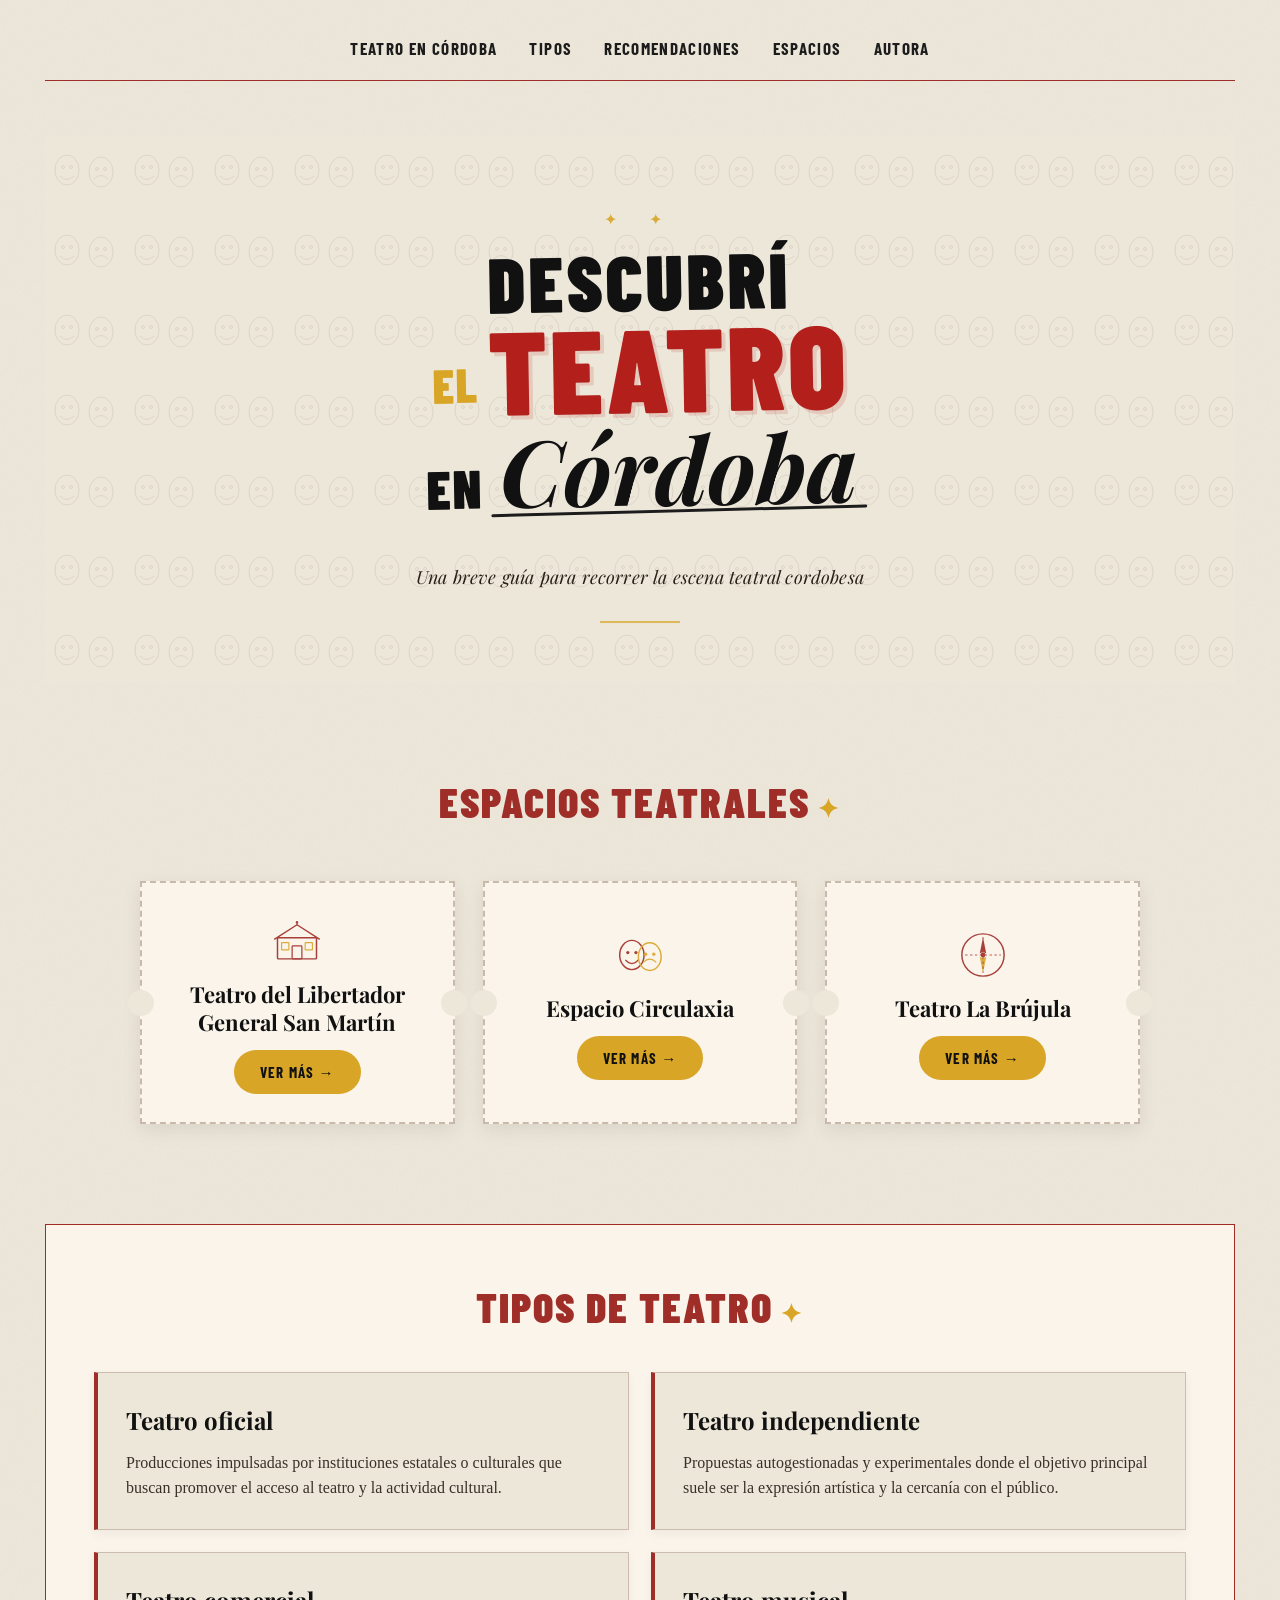
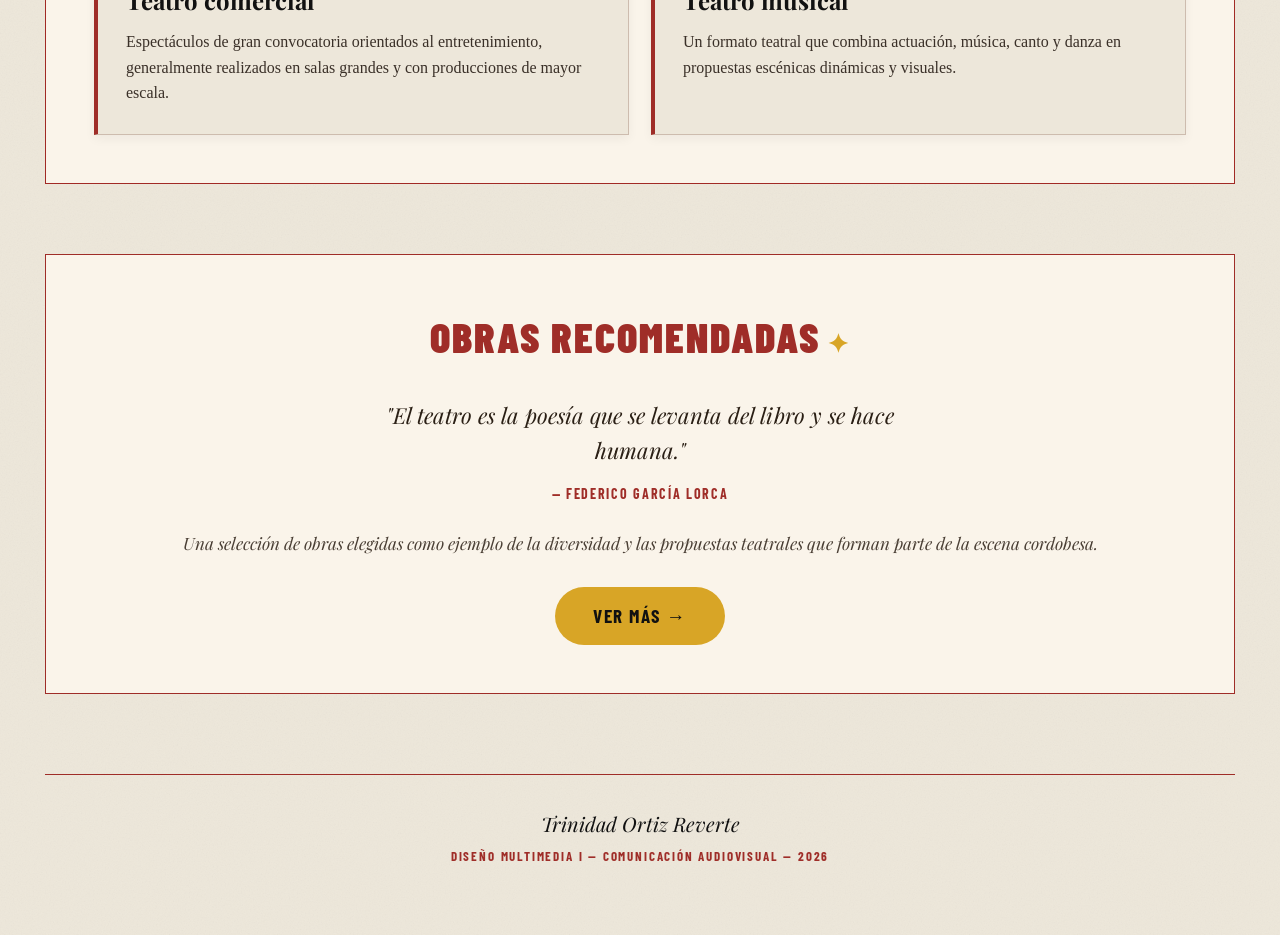
<file: index.html>
<!DOCTYPE html>
<html lang="es">

<head>
  <meta charset="UTF-8">
  <title>Teatro en Córdoba</title>
  <link rel="preconnect" href="https://fonts.googleapis.com">
  <link rel="preconnect" href="https://fonts.gstatic.com" crossorigin>
 <link href="https://fonts.googleapis.com/css2?family=Playfair+Display:ital,wght@0,400;0,700;1,400;1,700&family=Barlow+Condensed:wght@700;900&display=swap" rel="stylesheet">
  <link rel="stylesheet" href="style.css">
</head>

<body>

  <nav>
    <a href="./teatroencba.html">Teatro en Córdoba</a>
    <a href="#tipos">Tipos</a>
    <a href="./recomendaciones.html">Recomendaciones</a>
    <a href="./espacios.html">Espacios</a>
    <a href="./autora.html">Autora</a>
  </nav>

  <div id="introducción">
    <div class="hero-title">
      <span class="negro">DESCUBRÍ</span>
      <div class="linea-teatro">
        <span class="amarillo">EL</span>
        <span class="rojo">TEATRO</span>
      </div>
      <div class="linea-cordoba">
        <span class="en">EN</span>
        <span class="cordoba">Córdoba</span>
      </div>
    </div>
    <p class="hero-subtitulo"><em>Una breve guía para recorrer la escena teatral cordobesa</em></p>
  </div>

  <div id="espacios">
    <h2>Espacios teatrales</h2>
   <ul>
  <li>
    <div class="tarjeta-contenido">
      <!-- ícono edificio -->
      <svg class="icono-teatro" viewBox="0 0 64 48" fill="none" xmlns="http://www.w3.org/2000/svg">
        <rect x="8" y="20" width="48" height="26" rx="1" stroke="#9f2d28" stroke-width="1.8" fill="none"/>
        <path d="M4 22 L32 4 L60 22" stroke="#9f2d28" stroke-width="1.8" fill="none" stroke-linejoin="round"/>
        <rect x="26" y="30" width="12" height="16" rx="1" stroke="#9f2d28" stroke-width="1.5" fill="none"/>
        <rect x="13" y="26" width="9" height="9" rx="0.5" stroke="#d8a526" stroke-width="1.4" fill="none"/>
        <rect x="42" y="26" width="9" height="9" rx="0.5" stroke="#d8a526" stroke-width="1.4" fill="none"/>
        <line x1="32" y1="4" x2="32" y2="1" stroke="#9f2d28" stroke-width="1.5"/>
        <circle cx="32" cy="1" r="1.5" fill="#9f2d28"/>
      </svg>
      <a href="./espacios.html#libertador" class="nombre-teatro">Teatro del Libertador General San Martín</a>
      <a href="./espacios.html#libertador" class="btn-ver-mas">VER MÁS →</a>
    </div>
  </li>
  <li>
    <div class="tarjeta-contenido">
      <!-- ícono máscaras  -->
      <svg class="icono-teatro" viewBox="0 0 64 44" fill="none" xmlns="http://www.w3.org/2000/svg">
        <ellipse cx="22" cy="22" rx="15" ry="18" stroke="#9f2d28" stroke-width="1.8" fill="none"/>
        <path d="M14 28 q8 9 16 0" stroke="#9f2d28" stroke-width="1.5" fill="none"/>
        <circle cx="17" cy="19" r="2" fill="#9f2d28"/>
        <circle cx="27" cy="19" r="2" fill="#9f2d28"/>
        <ellipse cx="44" cy="24" rx="14" ry="17" stroke="#d8a526" stroke-width="1.8" fill="none"/>
        <path d="M36 31 q8-8 16 0" stroke="#d8a526" stroke-width="1.5" fill="none"/>
        <circle cx="39" cy="21" r="2" fill="#d8a526"/>
        <circle cx="49" cy="21" r="2" fill="#d8a526"/>
      </svg>
      <a href="./espacios.html#circulaxia" class="nombre-teatro">Espacio Circulaxia</a>
      <a href="./espacios.html#circulaxia" class="btn-ver-mas">VER MÁS →</a>
    </div>
  </li>
  <li>
    <div class="tarjeta-contenido">
      <!-- ícono brújula -->
      <svg class="icono-teatro" viewBox="0 0 64 64" fill="none" xmlns="http://www.w3.org/2000/svg">
        <circle cx="32" cy="32" r="26" stroke="#9f2d28" stroke-width="1.8" fill="none"/>
        <circle cx="32" cy="32" r="3" fill="#9f2d28"/>
        <polygon points="32,10 36,30 32,28 28,30" fill="#9f2d28"/>
        <polygon points="32,54 28,34 32,36 36,34" fill="#d8a526"/>
        <line x1="10" y1="32" x2="54" y2="32" stroke="#9f2d28" stroke-width="1" stroke-dasharray="3 3"/>
        <line x1="32" y1="10" x2="32" y2="54" stroke="#9f2d28" stroke-width="1" stroke-dasharray="3 3"/>
      </svg>
      <a href="./espacios.html#brujula" class="nombre-teatro">Teatro La Brújula</a>
      <a href="./espacios.html#brujula" class="btn-ver-mas">VER MÁS →</a>
    </div>
  </li>
</ul>
  </div>

  <div class="tipos-wrapper">
    <div id="tipos">
      <h2>Tipos de teatro</h2>
     <div class="tipos-grid">

  <article>
    <h3>Teatro oficial</h3>
    <p>Producciones impulsadas por instituciones estatales o culturales que buscan promover el acceso al teatro y la actividad cultural.</p>
  </article>

  <article>
    <h3>Teatro independiente</h3>
    <p>Propuestas autogestionadas y experimentales donde el objetivo principal suele ser la expresión artística y la cercanía con el público.</p>
  </article>

  <article>
    <h3>Teatro comercial</h3>
    <p>Espectáculos de gran convocatoria orientados al entretenimiento, generalmente realizados en salas grandes y con producciones de mayor escala.</p>
  </article>

  <article>
    <h3>Teatro musical</h3>
    <p>Un formato teatral que combina actuación, música, canto y danza en propuestas escénicas dinámicas y visuales.</p>
  </article>

</div>
    </div>
  </div>

  <div id="recomendaciones">
  <h2>Obras recomendadas</h2>

  <blockquote class="cita-teatral">
  "El teatro es la poesía que se levanta del libro y se hace humana."
  <cite>— Federico García Lorca</cite>
</blockquote>

  <p>Una selección de obras elegidas como ejemplo de la diversidad y las propuestas teatrales que forman parte de la escena cordobesa.</p>

  <nav>
    <a href="./recomendaciones.html">VER MÁS →</a>
  </nav>
</div>

<footer class="site-footer">
  <p class="footer-nombre">Trinidad Ortiz Reverte</p>
  <p class="footer-info">Diseño Multimedia I — Comunicación Audiovisual — 2026</p>
</footer>

</body>
</html>
</file>
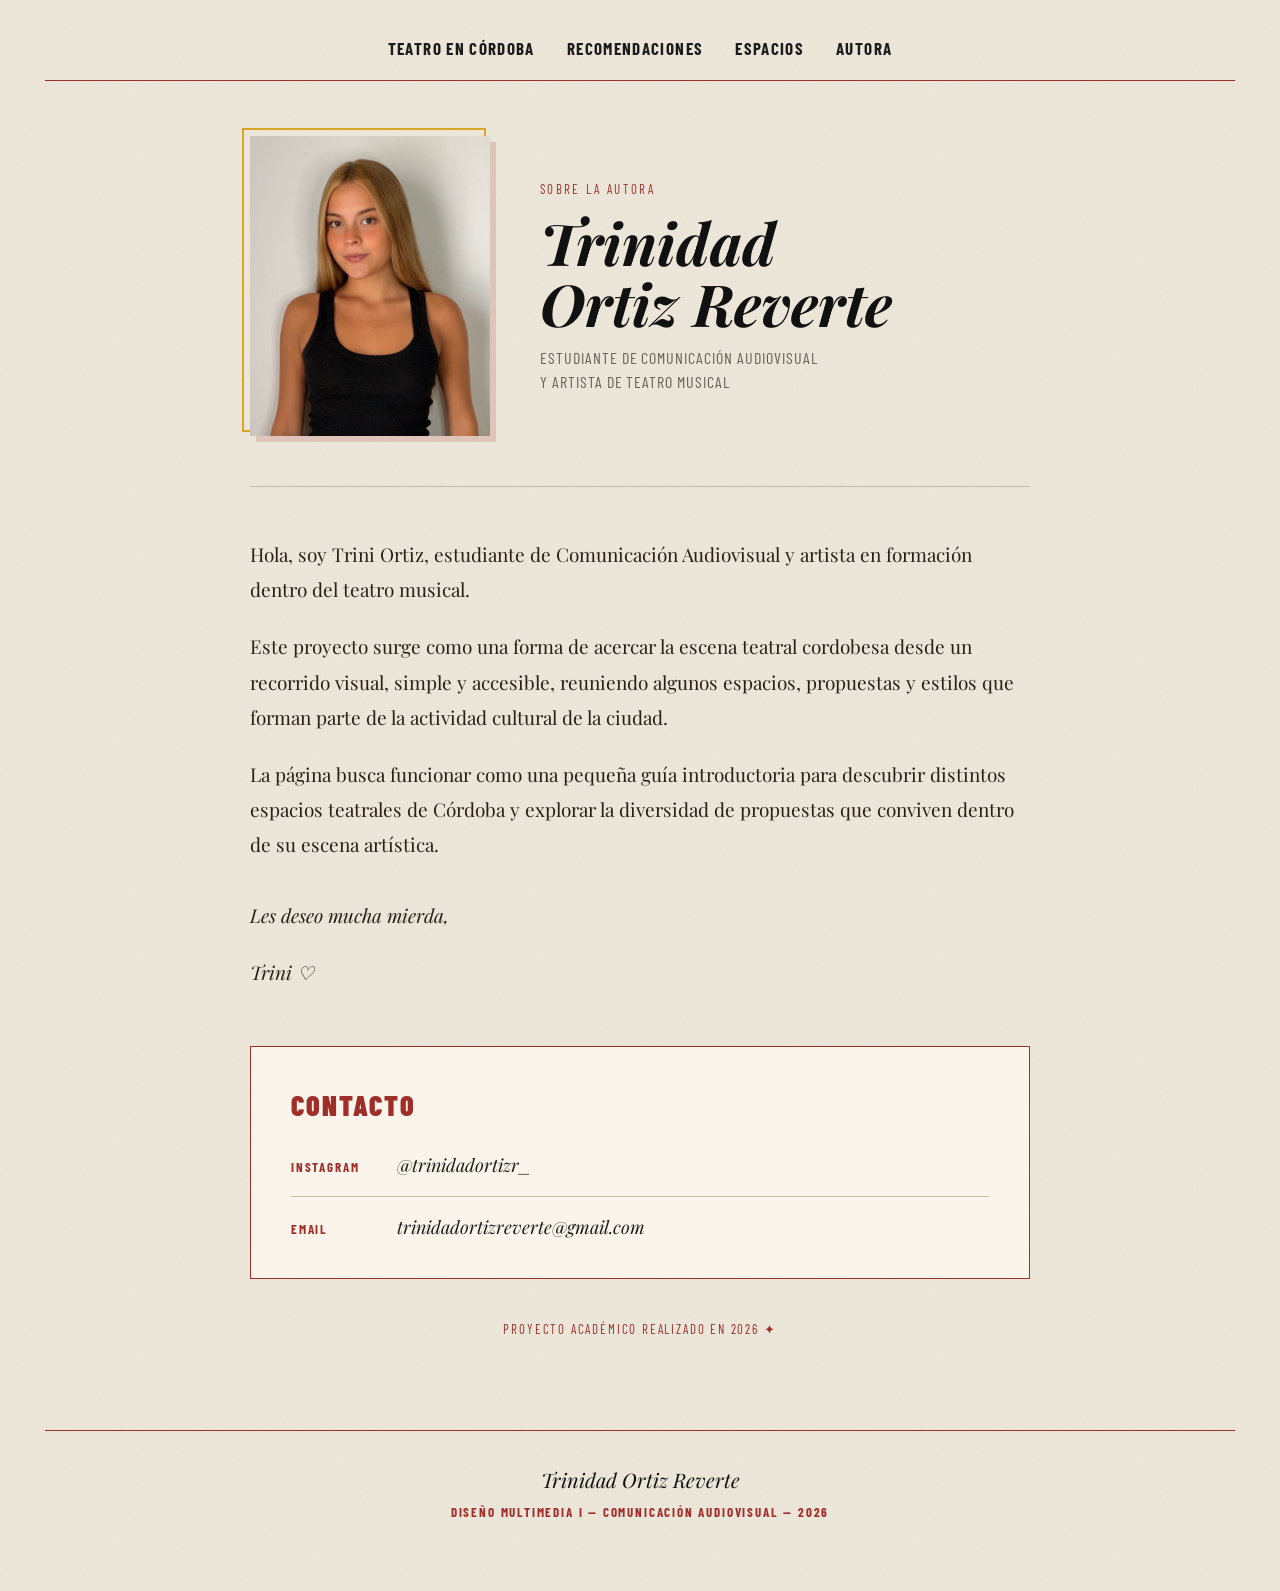
<file: autora.html>
<!DOCTYPE html>
<html lang="es">

<head>
  <meta charset="UTF-8">
  <title>Autora — Teatro en Córdoba</title>
  <link rel="preconnect" href="https://fonts.googleapis.com">
  <link rel="preconnect" href="https://fonts.gstatic.com" crossorigin>
  <link href="https://fonts.googleapis.com/css2?family=Playfair+Display:ital,wght@0,400;0,700;1,400;1,700&family=Barlow+Condensed:wght@700;900&display=swap" rel="stylesheet">
  <link rel="stylesheet" href="style.css">
</head>

<body>

  <nav>
    <a href="./teatroencba.html">Teatro en Córdoba</a>
    <a href="./recomendaciones.html">Recomendaciones</a>
    <a href="./espacios.html">Espacios</a>
    <a href="./autora.html">Autora</a>
  </nav>

  <div class="autora-wrapper">

    <!-- FOTO + NOMBRE -->
    <div class="autora-header">
      <div class="autora-foto-wrapper">
        <img src="img/autora.jpg" alt="Foto de la autora, Trinidad Ortiz Reverte." class="autora-foto">
      </div>
      <div class="autora-presentacion">
        <p class="autora-etiqueta">Sobre la autora</p>
        <h1 class="autora-nombre">Trinidad<br>Ortiz Reverte</h1>
        <p class="autora-rol">Estudiante de Comunicación Audiovisual<br>y artista de teatro musical</p>
      </div>
    </div>

    <!-- CARTA -->
    <div class="autora-carta">
      <p>Hola, soy Trini Ortiz, estudiante de Comunicación Audiovisual y artista en formación dentro del teatro musical.</p>
      <p>Este proyecto surge como una forma de acercar la escena teatral cordobesa desde un recorrido visual, simple y accesible, reuniendo algunos espacios, propuestas y estilos que forman parte de la actividad cultural de la ciudad.</p>
      <p>La página busca funcionar como una pequeña guía introductoria para descubrir distintos espacios teatrales de Córdoba y explorar la diversidad de propuestas que conviven dentro de su escena artística.</p>

      <p class="autora-despedida">Les deseo mucha mierda,</p>
      <p class="autora-firma">Trini ♡</p>
    </div>

    <!-- CONTACTO -->
    <div class="autora-contacto">
      <h2 class="autora-contacto-titulo">Contacto</h2>
      <div class="autora-contacto-links">
        <a href="https://www.instagram.com/trinidadortizr_/" target="_blank" class="autora-link">
          <span class="autora-link-label">Instagram</span>
          <span class="autora-link-valor">@trinidadortizr_</span>
        </a>
        <a href="mailto:trinidadortizreverte@gmail.com" class="autora-link">
          <span class="autora-link-label">Email</span>
          <span class="autora-link-valor">trinidadortizreverte@gmail.com</span>
        </a>
      </div>
    </div>

    <!-- PIE -->
    <p class="autora-pie">Proyecto académico realizado en 2026 ✦</p>

  </div>

  <footer class="site-footer">
  <p class="footer-nombre">Trinidad Ortiz Reverte</p>
  <p class="footer-info">Diseño Multimedia I — Comunicación Audiovisual — 2026</p>
</footer>

</body>

</html>
</file>
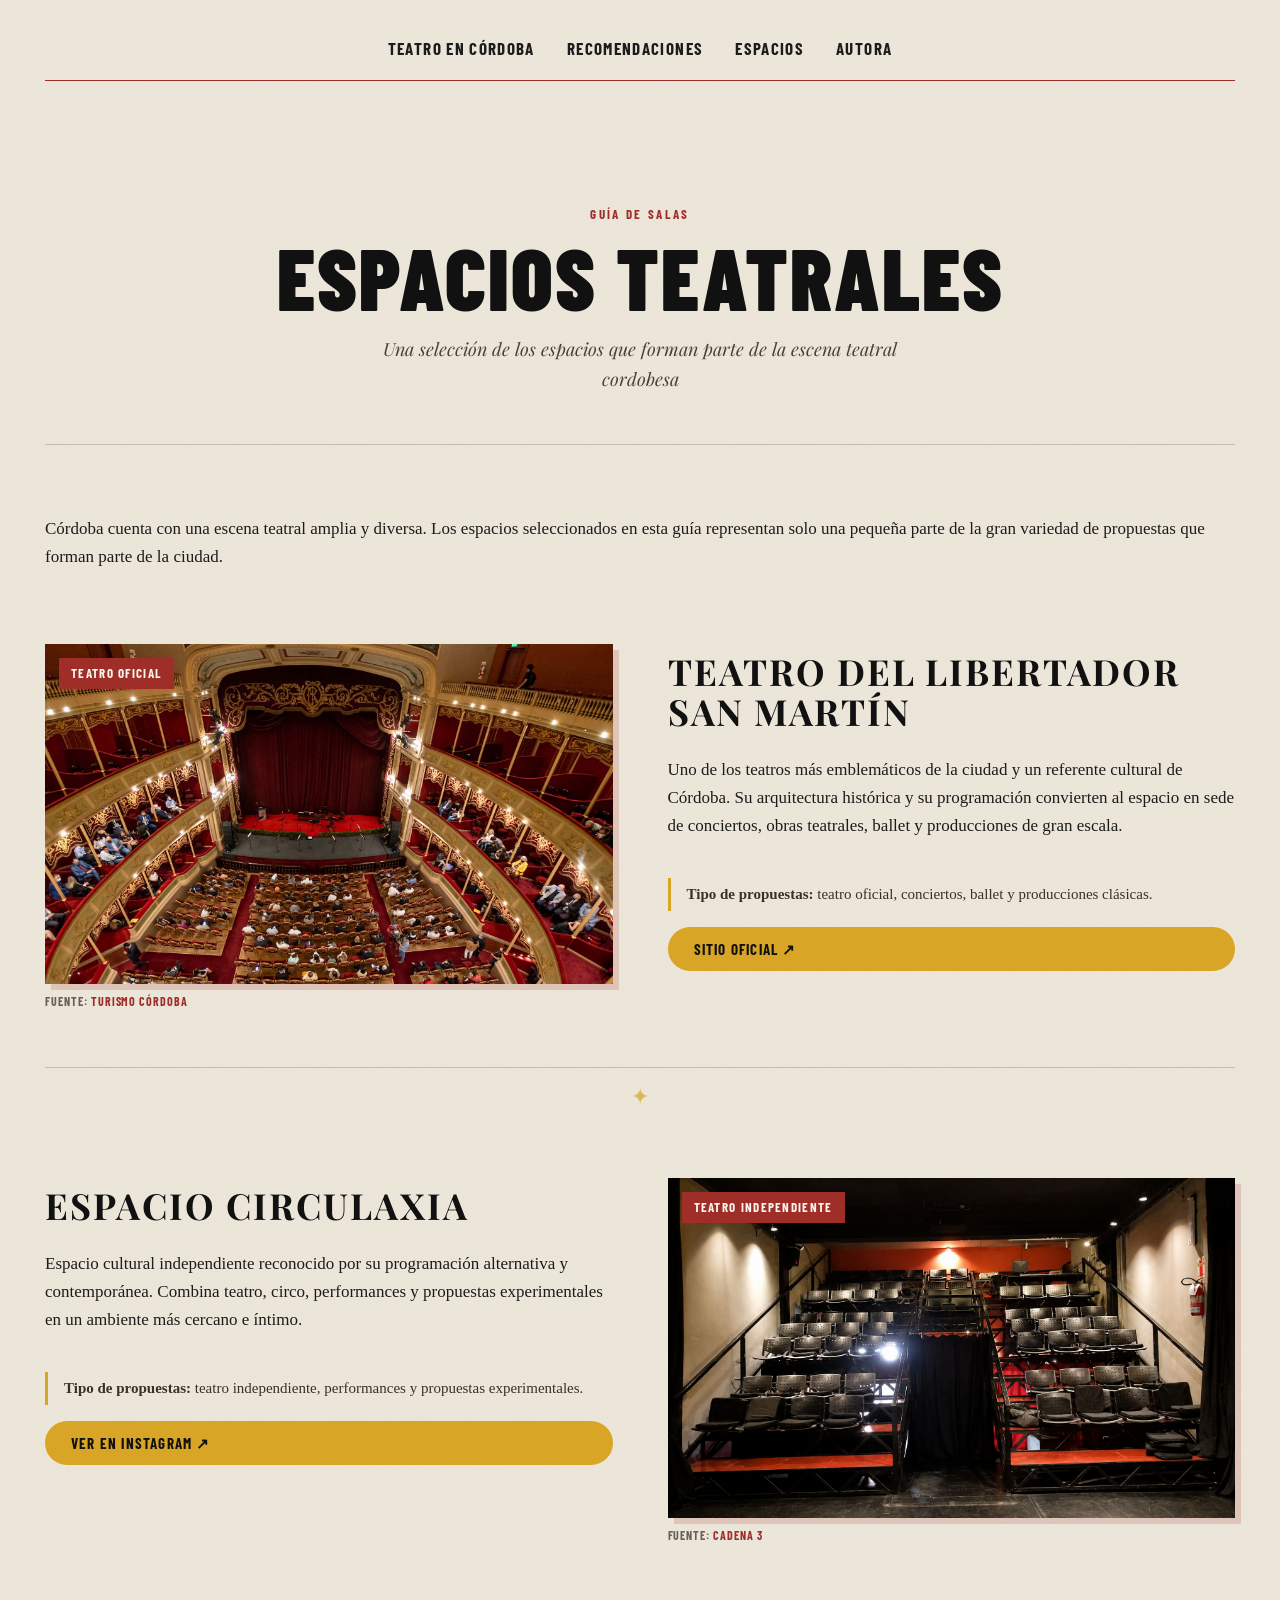
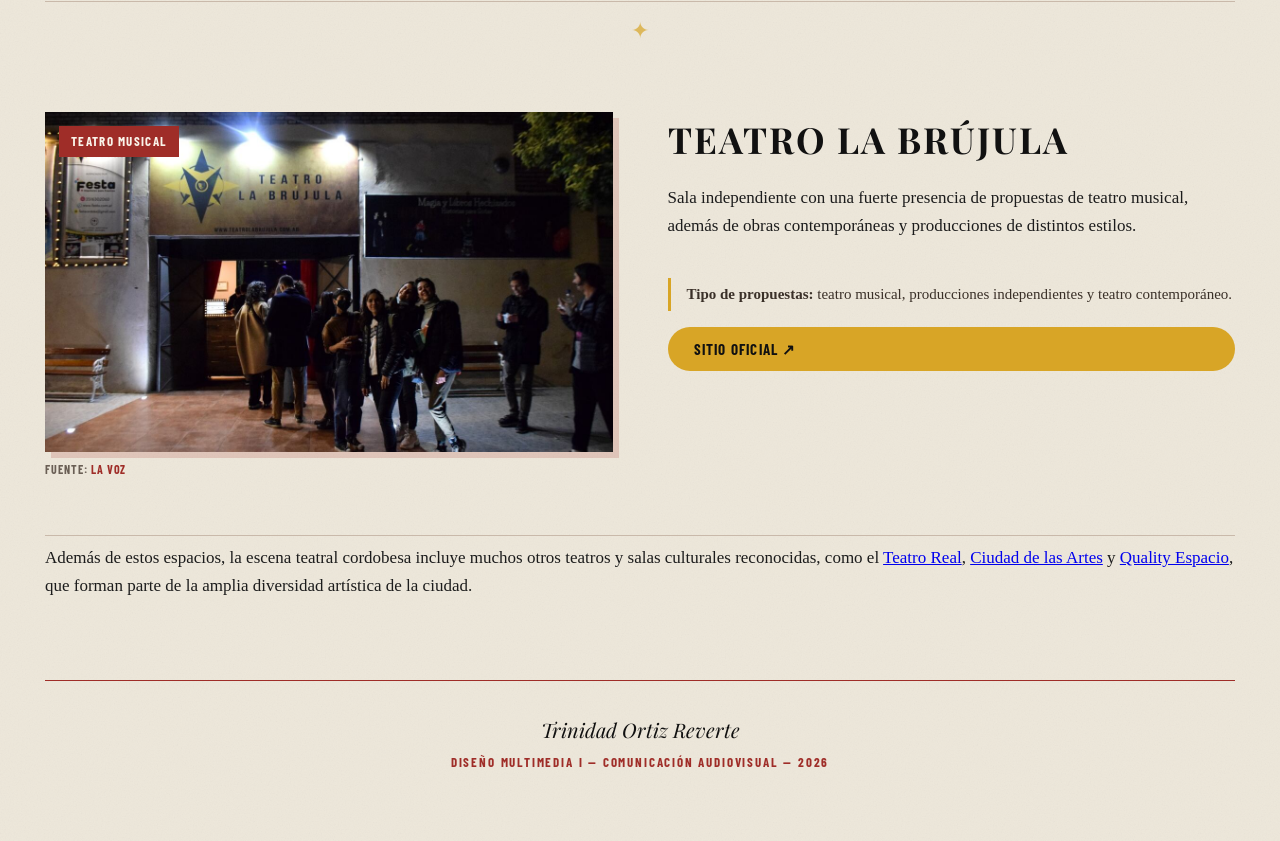
<file: espacios.html>
<!DOCTYPE html>
<html lang="es">

<head>
  <meta charset="UTF-8">
  <title>Espacios teatrales — Teatro en Córdoba</title>
  <link rel="preconnect" href="https://fonts.googleapis.com">
  <link rel="preconnect" href="https://fonts.gstatic.com" crossorigin>
  <link href="https://fonts.googleapis.com/css2?family=Playfair+Display:ital,wght@0,400;0,700;1,400;1,700&family=Barlow+Condensed:wght@700;900&display=swap" rel="stylesheet">
  <link rel="stylesheet" href="style.css">
</head>

<body>

  <nav>
    <a href="./teatroencba.html">Teatro en Córdoba</a>
    <a href="./recomendaciones.html">Recomendaciones</a>
    <a href="./espacios.html">Espacios</a>
    <a href="./autora.html">Autora</a>
  </nav>

  <!-- HEADER -->
  <div class="page-header">
    <p class="page-header-etiqueta">Guía de salas</p>
    <h1 class="page-header-titulo">Espacios teatrales</h1>
    <p class="page-header-subtitulo"><em>Una selección de los espacios que forman parte de la escena teatral cordobesa</em></p>
  </div>

  <!-- INTRO -->
  <div class="espacios-intro">
    <p>Córdoba cuenta con una escena teatral amplia y diversa. Los espacios seleccionados en esta guía representan solo una pequeña parte de la gran variedad de propuestas que forman parte de la ciudad.</p>
  </div>

  <!-- ESPACIOS -->
  <div class="espacios-lista">

    <article class="obra-card" id="libertador">
     <div class="obra-imagen">
  <img src="img/libertador.jpg" alt="Vista interior del Teatro del Libertador General San Martín.">
  <span class="obra-tag">Teatro oficial</span>
  <p class="fuente-imagen">Fuente: <a href="https://turismo.cordoba.gob.ar/teatro-del-libertador/" target="_blank">Turismo Córdoba</a></p>
</div>
      <div class="obra-info">
        <h2 class="obra-titulo">Teatro del Libertador San Martín</h2>
        <p>Uno de los teatros más emblemáticos de la ciudad y un referente cultural de Córdoba. Su arquitectura histórica y su programación convierten al espacio en sede de conciertos, obras teatrales, ballet y producciones de gran escala.</p>
        <div class="obra-detalles">
          <p><strong>Tipo de propuestas:</strong> teatro oficial, conciertos, ballet y producciones clásicas.</p>
        </div>
        <a href="https://cultura.cba.gov.ar/teatro-del-libertador-san-martin/" target="_blank" class="btn-ver-mas">Sitio oficial ↗</a>
      </div>
    </article>

    <div class="separador-obras">✦</div>

    <article class="obra-card obra-card--invertida" id="circulaxia">
     <div class="obra-imagen">
  <img src="img/circulaxia.png" alt="Vista interior del Espacio Circulaxia.">
  <span class="obra-tag">Teatro independiente</span>
  <p class="fuente-imagen">Fuente: <a href="https://static.cdn.cadena3.com/admin/playerswf/fotos/ARCHI_12725211200x771.jpg" target="_blank">Cadena 3</a></p>
</div>
      <div class="obra-info">
        <h2 class="obra-titulo">Espacio Circulaxia</h2>
        <p>Espacio cultural independiente reconocido por su programación alternativa y contemporánea. Combina teatro, circo, performances y propuestas experimentales en un ambiente más cercano e íntimo.</p>
        <div class="obra-detalles">
          <p><strong>Tipo de propuestas:</strong> teatro independiente, performances y propuestas experimentales.</p>
        </div>
        <a href="https://www.instagram.com/espaciocirulaxia/" target="_blank" class="btn-ver-mas">Ver en Instagram ↗</a>
      </div>
    </article>

    <div class="separador-obras">✦</div>

    <article class="obra-card" id="brujula">
      <div class="obra-imagen">
  <img src="img/brujula.jpg" alt="Vista interior del Teatro La Brújula.">
  <span class="obra-tag">Teatro musical</span>
  <p class="fuente-imagen">Fuente: <a href="https://www.lavoz.com.ar/espectaculos/escena/cuantas-salas-de-teatro-hay-en-cordoba-entre-reaperturas-debuts-y-cierres-definitivos/" target="_blank">La Voz</a></p>
</div>
      <div class="obra-info">
        <h2 class="obra-titulo">Teatro La Brújula</h2>
        <p>Sala independiente con una fuerte presencia de propuestas de teatro musical, además de obras contemporáneas y producciones de distintos estilos.</p>
        <div class="obra-detalles">
          <p><strong>Tipo de propuestas:</strong> teatro musical, producciones independientes y teatro contemporáneo.</p>
        </div>
        <a href="https://teatrolabrujula.com.ar/" target="_blank" class="btn-ver-mas">Sitio oficial ↗</a>
      </div>
    </article>

  </div>

  <!-- CIERRE: otros espacios -->
  <div class="espacios-otros">
    <p class="espacios-otros-texto">
      Además de estos espacios, la escena teatral cordobesa incluye muchos otros teatros y salas culturales reconocidas, como el
      <a href="https://cultura.cba.gov.ar/teatro-real/" target="_blank">Teatro Real</a>,
      <a href="https://www.instagram.com/explore/locations/134081806/teatro-ciudad-de-las-artes/" target="_blank">Ciudad de las Artes</a>
      y <a href="https://qualitycenter.com/" target="_blank">Quality Espacio</a>,
      que forman parte de la amplia diversidad artística de la ciudad.
    </p>
  </div>

<footer class="site-footer">
  <p class="footer-nombre">Trinidad Ortiz Reverte</p>
  <p class="footer-info">Diseño Multimedia I — Comunicación Audiovisual — 2026</p>
</footer>

</body>
</html>
</file>
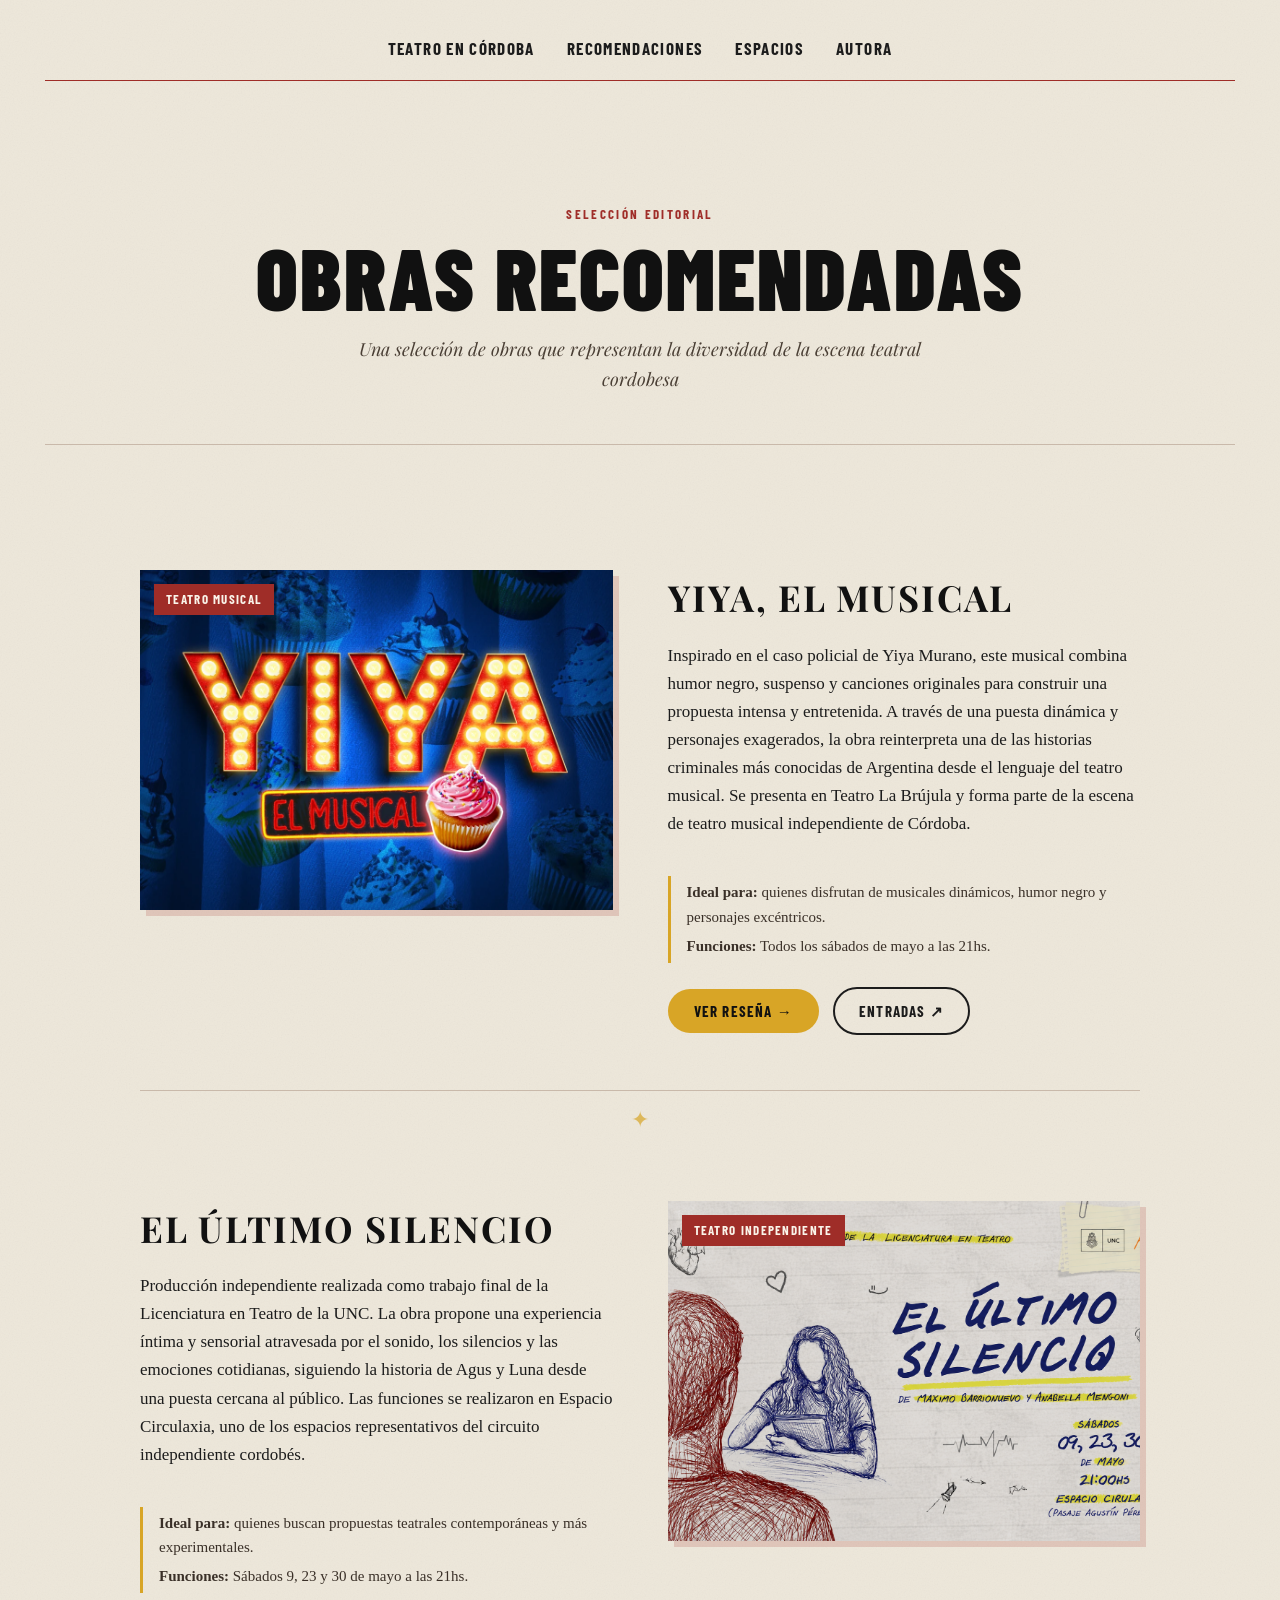
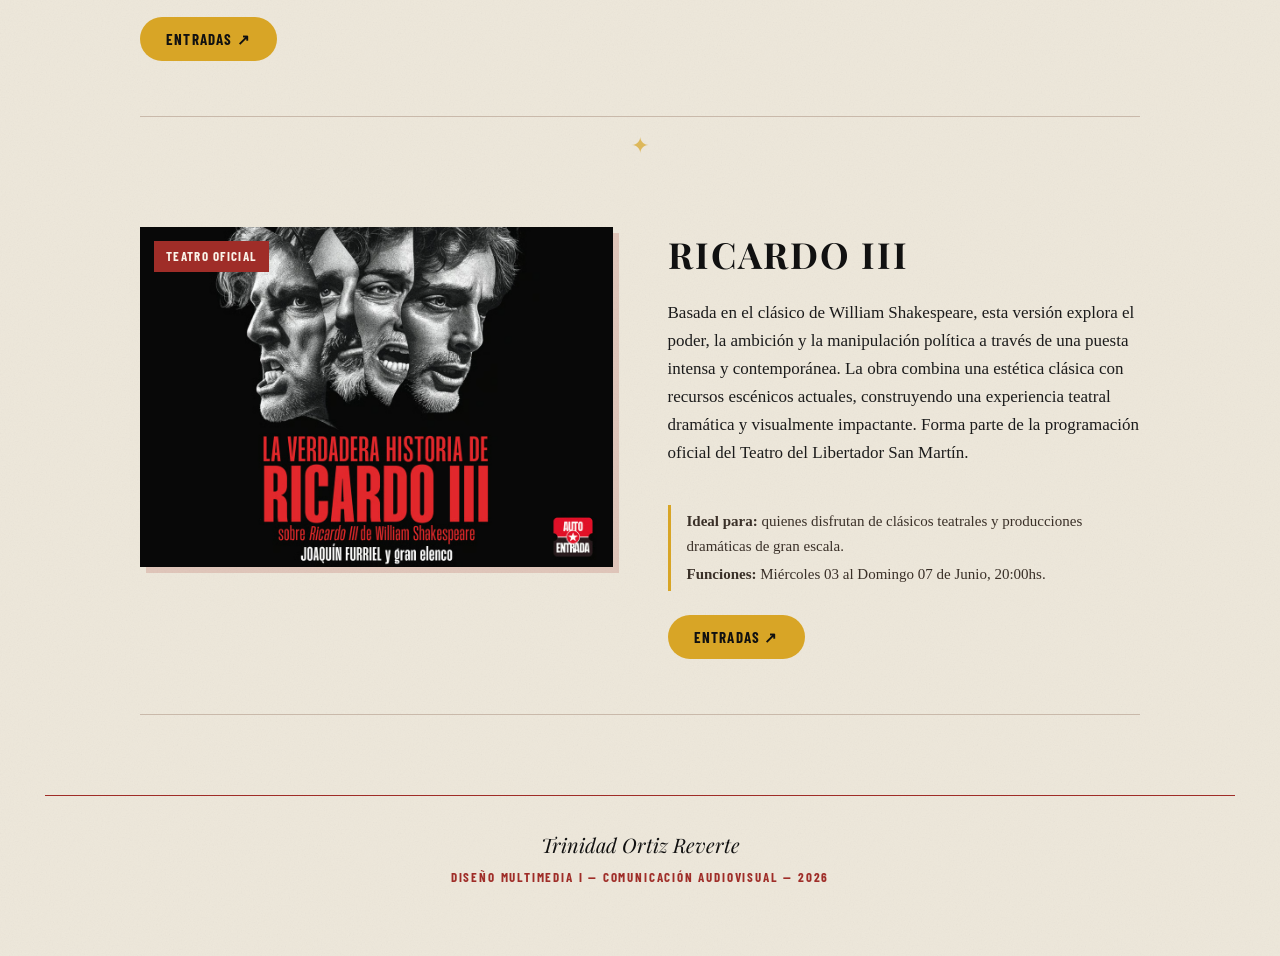
<file: recomendaciones.html>
<!DOCTYPE html>
<html lang="es">

<head>
  <meta charset="UTF-8">
  <title>Obras recomendadas — Teatro en Córdoba</title>
  <link rel="preconnect" href="https://fonts.googleapis.com">
  <link rel="preconnect" href="https://fonts.gstatic.com" crossorigin>
  <link href="https://fonts.googleapis.com/css2?family=Playfair+Display:ital,wght@0,400;0,700;1,400;1,700&family=Barlow+Condensed:wght@700;900&display=swap" rel="stylesheet">
  <link rel="stylesheet" href="style.css">
</head>

<body>

  <nav>
    <a href="./teatroencba.html">Teatro en Córdoba</a>
    <a href="./recomendaciones.html">Recomendaciones</a>
    <a href="./espacios.html">Espacios</a>
    <a href="./autora.html">Autora</a>
  </nav>

  <!-- HEADER DE PÁGINA -->
  <div class="page-header">
    <p class="page-header-etiqueta">Selección editorial</p>
    <h1 class="page-header-titulo">Obras recomendadas</h1>
    <p class="page-header-subtitulo"><em>Una selección de obras que representan la diversidad de la escena teatral cordobesa</em></p>
  </div>

  <!-- OBRAS -->
  <div class="obras-lista">

    <article class="obra-card">
      <div class="obra-imagen">
        <img src="img/yiya.webp" alt="Flyer de la obra Yiya, el musical.">
        <span class="obra-tag">Teatro musical</span>
      </div>
      <div class="obra-info">
        <h2 class="obra-titulo">Yiya, el musical</h2>
        <p>Inspirado en el caso policial de Yiya Murano, este musical combina humor negro, suspenso y canciones originales para construir una propuesta intensa y entretenida. A través de una puesta dinámica y personajes exagerados, la obra reinterpreta una de las historias criminales más conocidas de Argentina desde el lenguaje del teatro musical. Se presenta en Teatro La Brújula y forma parte de la escena de teatro musical independiente de Córdoba.</p>
        <div class="obra-detalles">
          <p><strong>Ideal para:</strong> quienes disfrutan de musicales dinámicos, humor negro y personajes excéntricos.</p>
          <p><strong>Funciones:</strong> Todos los sábados de mayo a las 21hs.</p>
        </div>
        <div class="obra-links">
          <a href="./reseñayiya.html" class="btn-ver-mas">Ver reseña →</a>
          <a href="https://teatrolabrujula.com.ar/yiya-el-musical" target="_blank" class="btn-entradas">Entradas ↗</a>
        </div>
      </div>
    </article>

    <div class="separador-obras">✦</div>

    <article class="obra-card obra-card--invertida">
      <div class="obra-imagen">
        <img src="img/elultimo.png" alt="Flyer de la obra El Último Silencio.">
        <span class="obra-tag">Teatro independiente</span>
      </div>
      <div class="obra-info">
        <h2 class="obra-titulo">El Último Silencio</h2>
        <p>Producción independiente realizada como trabajo final de la Licenciatura en Teatro de la UNC. La obra propone una experiencia íntima y sensorial atravesada por el sonido, los silencios y las emociones cotidianas, siguiendo la historia de Agus y Luna desde una puesta cercana al público. Las funciones se realizaron en Espacio Circulaxia, uno de los espacios representativos del circuito independiente cordobés.</p>
        <div class="obra-detalles">
          <p><strong>Ideal para:</strong> quienes buscan propuestas teatrales contemporáneas y más experimentales.</p>
          <p><strong>Funciones:</strong> Sábados 9, 23 y 30 de mayo a las 21hs.</p>
        </div>
        <div class="obra-links">
          <a href="https://www.instagram.com/elultimosilencio/" target="_blank" class="btn-ver-mas">Entradas ↗</a>
        </div>
      </div>
    </article>

    <div class="separador-obras">✦</div>

    <article class="obra-card">
      <div class="obra-imagen">
        <img src="img/ricardo.avif" alt="Flyer de la obra Ricardo III.">
        <span class="obra-tag">Teatro oficial</span>
      </div>
      <div class="obra-info">
        <h2 class="obra-titulo">Ricardo III</h2>
        <p>Basada en el clásico de William Shakespeare, esta versión explora el poder, la ambición y la manipulación política a través de una puesta intensa y contemporánea. La obra combina una estética clásica con recursos escénicos actuales, construyendo una experiencia teatral dramática y visualmente impactante. Forma parte de la programación oficial del Teatro del Libertador San Martín.</p>
        <div class="obra-detalles">
          <p><strong>Ideal para:</strong> quienes disfrutan de clásicos teatrales y producciones dramáticas de gran escala.</p>
          <p><strong>Funciones:</strong> Miércoles 03 al Domingo 07 de Junio, 20:00hs.</p>
        </div>
        <div class="obra-links">
          <a href="https://ventas.autoentrada.com/events/ricardo-iii" target="_blank" class="btn-ver-mas">Entradas ↗</a>
        </div>
      </div>
    </article>

  </div>

  <footer class="site-footer">
  <p class="footer-nombre">Trinidad Ortiz Reverte</p>
  <p class="footer-info">Diseño Multimedia I — Comunicación Audiovisual — 2026</p>
</footer>

</body>
</html>
</file>
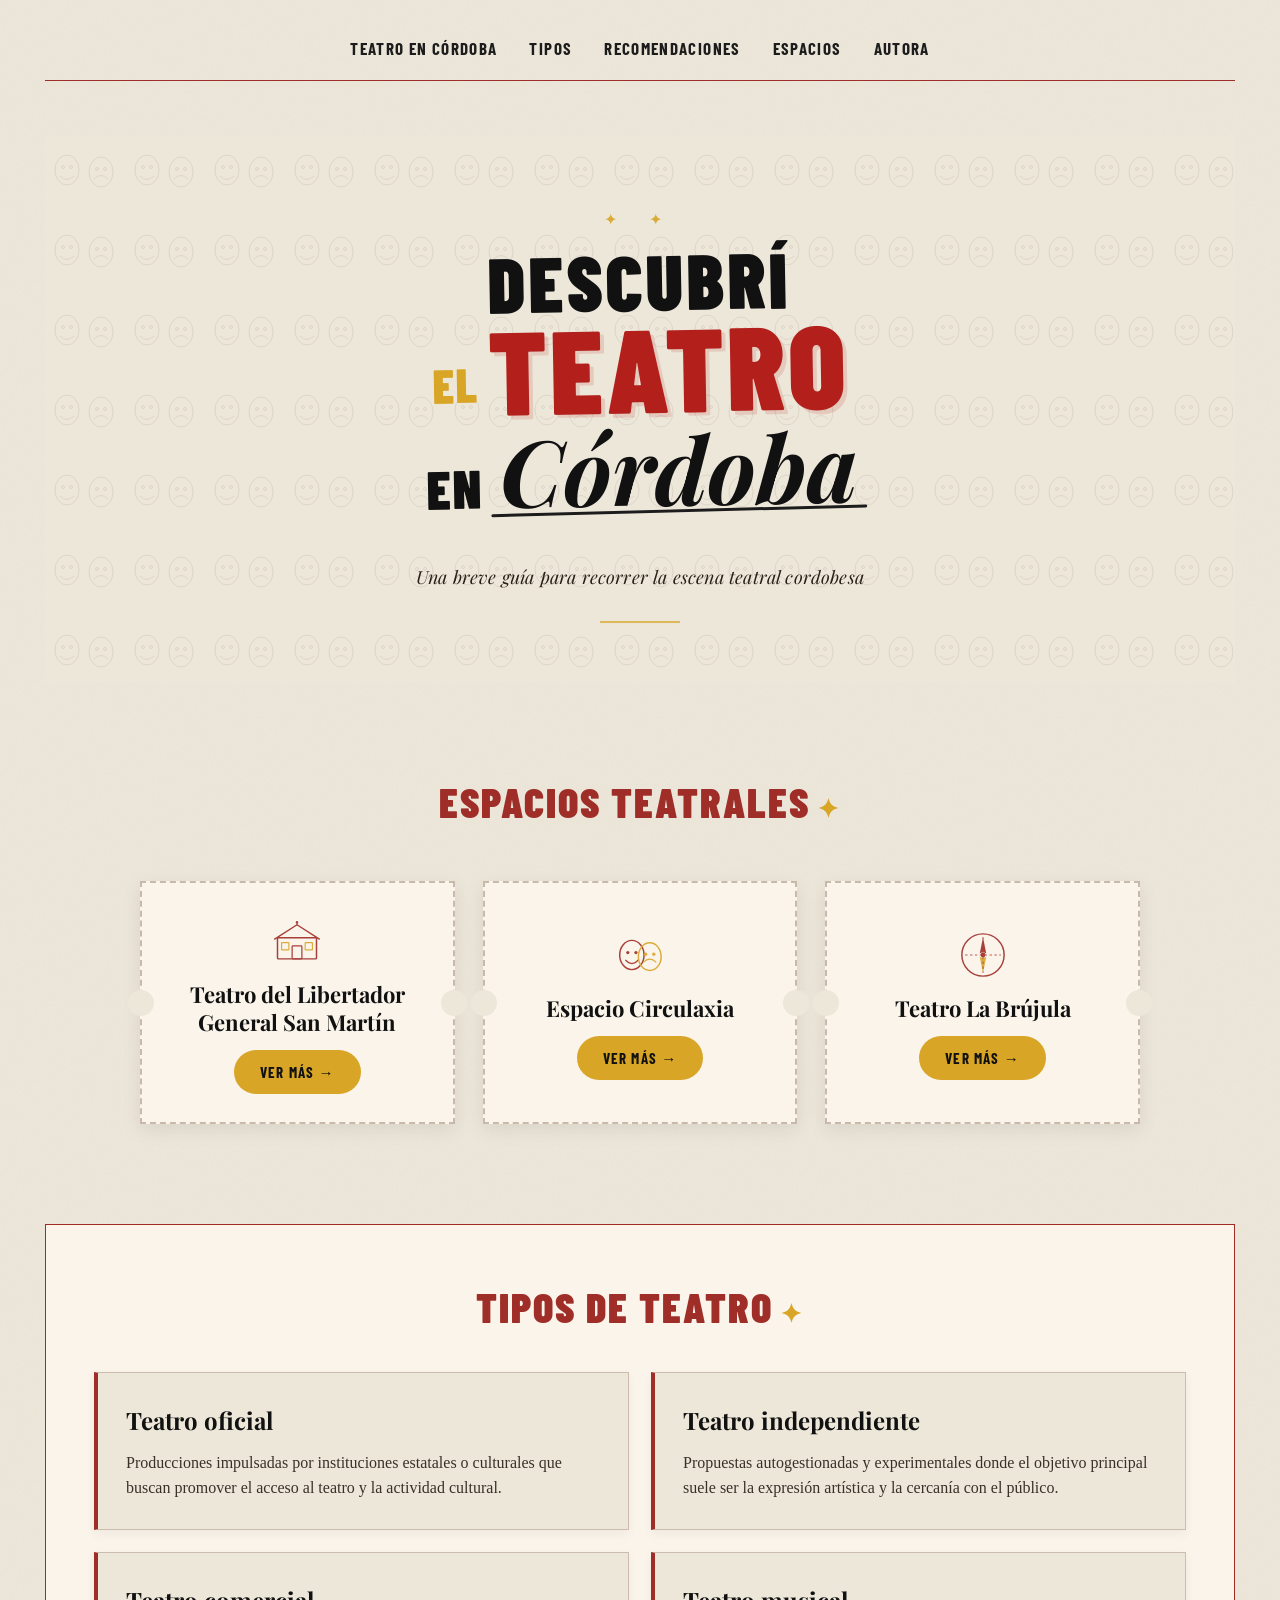
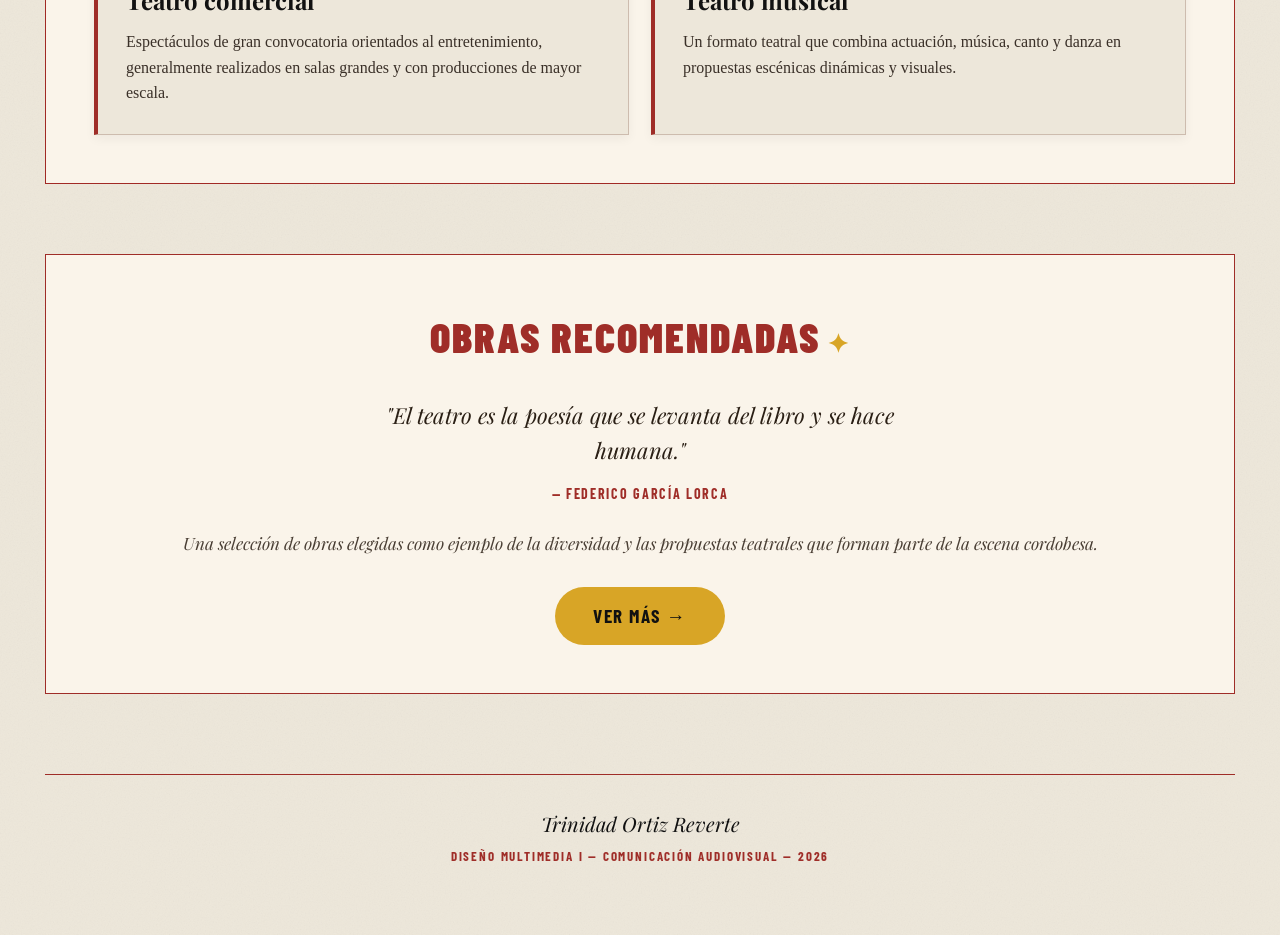
<file: teatroencba.html>
<!DOCTYPE html>
<html lang="es">

<head>
  <meta charset="UTF-8">
  <title>Teatro en Córdoba</title>
  <link rel="preconnect" href="https://fonts.googleapis.com">
  <link rel="preconnect" href="https://fonts.gstatic.com" crossorigin>
 <link href="https://fonts.googleapis.com/css2?family=Playfair+Display:ital,wght@0,400;0,700;1,400;1,700&family=Barlow+Condensed:wght@700;900&display=swap" rel="stylesheet">
  <link rel="stylesheet" href="style.css">
</head>

<body>

  <nav>
    <a href="./teatroencba.html">Teatro en Córdoba</a>
    <a href="#tipos">Tipos</a>
    <a href="./recomendaciones.html">Recomendaciones</a>
    <a href="./espacios.html">Espacios</a>
    <a href="./autora.html">Autora</a>
  </nav>

  <div id="introducción">
    <div class="hero-title">
      <span class="negro">DESCUBRÍ</span>
      <div class="linea-teatro">
        <span class="amarillo">EL</span>
        <span class="rojo">TEATRO</span>
      </div>
      <div class="linea-cordoba">
        <span class="en">EN</span>
        <span class="cordoba">Córdoba</span>
      </div>
    </div>
    <p class="hero-subtitulo"><em>Una breve guía para recorrer la escena teatral cordobesa</em></p>
  </div>

  <div id="espacios">
    <h2>Espacios teatrales</h2>
   <ul>
  <li>
    <div class="tarjeta-contenido">
      <!-- ícono edificio -->
      <svg class="icono-teatro" viewBox="0 0 64 48" fill="none" xmlns="http://www.w3.org/2000/svg">
        <rect x="8" y="20" width="48" height="26" rx="1" stroke="#9f2d28" stroke-width="1.8" fill="none"/>
        <path d="M4 22 L32 4 L60 22" stroke="#9f2d28" stroke-width="1.8" fill="none" stroke-linejoin="round"/>
        <rect x="26" y="30" width="12" height="16" rx="1" stroke="#9f2d28" stroke-width="1.5" fill="none"/>
        <rect x="13" y="26" width="9" height="9" rx="0.5" stroke="#d8a526" stroke-width="1.4" fill="none"/>
        <rect x="42" y="26" width="9" height="9" rx="0.5" stroke="#d8a526" stroke-width="1.4" fill="none"/>
        <line x1="32" y1="4" x2="32" y2="1" stroke="#9f2d28" stroke-width="1.5"/>
        <circle cx="32" cy="1" r="1.5" fill="#9f2d28"/>
      </svg>
      <a href="./espacios.html#libertador" class="nombre-teatro">Teatro del Libertador General San Martín</a>
      <a href="./espacios.html#libertador" class="btn-ver-mas">VER MÁS →</a>
    </div>
  </li>
  <li>
    <div class="tarjeta-contenido">
      <!-- ícono máscaras  -->
      <svg class="icono-teatro" viewBox="0 0 64 44" fill="none" xmlns="http://www.w3.org/2000/svg">
        <ellipse cx="22" cy="22" rx="15" ry="18" stroke="#9f2d28" stroke-width="1.8" fill="none"/>
        <path d="M14 28 q8 9 16 0" stroke="#9f2d28" stroke-width="1.5" fill="none"/>
        <circle cx="17" cy="19" r="2" fill="#9f2d28"/>
        <circle cx="27" cy="19" r="2" fill="#9f2d28"/>
        <ellipse cx="44" cy="24" rx="14" ry="17" stroke="#d8a526" stroke-width="1.8" fill="none"/>
        <path d="M36 31 q8-8 16 0" stroke="#d8a526" stroke-width="1.5" fill="none"/>
        <circle cx="39" cy="21" r="2" fill="#d8a526"/>
        <circle cx="49" cy="21" r="2" fill="#d8a526"/>
      </svg>
      <a href="./espacios.html#circulaxia" class="nombre-teatro">Espacio Circulaxia</a>
      <a href="./espacios.html#circulaxia" class="btn-ver-mas">VER MÁS →</a>
    </div>
  </li>
  <li>
    <div class="tarjeta-contenido">
      <!-- ícono brújula -->
      <svg class="icono-teatro" viewBox="0 0 64 64" fill="none" xmlns="http://www.w3.org/2000/svg">
        <circle cx="32" cy="32" r="26" stroke="#9f2d28" stroke-width="1.8" fill="none"/>
        <circle cx="32" cy="32" r="3" fill="#9f2d28"/>
        <polygon points="32,10 36,30 32,28 28,30" fill="#9f2d28"/>
        <polygon points="32,54 28,34 32,36 36,34" fill="#d8a526"/>
        <line x1="10" y1="32" x2="54" y2="32" stroke="#9f2d28" stroke-width="1" stroke-dasharray="3 3"/>
        <line x1="32" y1="10" x2="32" y2="54" stroke="#9f2d28" stroke-width="1" stroke-dasharray="3 3"/>
      </svg>
      <a href="./espacios.html#brujula" class="nombre-teatro">Teatro La Brújula</a>
      <a href="./espacios.html#brujula" class="btn-ver-mas">VER MÁS →</a>
    </div>
  </li>
</ul>
  </div>

  <div class="tipos-wrapper">
    <div id="tipos">
      <h2>Tipos de teatro</h2>
     <div class="tipos-grid">

  <article>
    <h3>Teatro oficial</h3>
    <p>Producciones impulsadas por instituciones estatales o culturales que buscan promover el acceso al teatro y la actividad cultural.</p>
  </article>

  <article>
    <h3>Teatro independiente</h3>
    <p>Propuestas autogestionadas y experimentales donde el objetivo principal suele ser la expresión artística y la cercanía con el público.</p>
  </article>

  <article>
    <h3>Teatro comercial</h3>
    <p>Espectáculos de gran convocatoria orientados al entretenimiento, generalmente realizados en salas grandes y con producciones de mayor escala.</p>
  </article>

  <article>
    <h3>Teatro musical</h3>
    <p>Un formato teatral que combina actuación, música, canto y danza en propuestas escénicas dinámicas y visuales.</p>
  </article>

</div>
    </div>
  </div>

  <div id="recomendaciones">
  <h2>Obras recomendadas</h2>

  <blockquote class="cita-teatral">
  "El teatro es la poesía que se levanta del libro y se hace humana."
  <cite>— Federico García Lorca</cite>
</blockquote>

  <p>Una selección de obras elegidas como ejemplo de la diversidad y las propuestas teatrales que forman parte de la escena cordobesa.</p>

  <nav>
    <a href="./recomendaciones.html">VER MÁS →</a>
  </nav>
</div>

<footer class="site-footer">
  <p class="footer-nombre">Trinidad Ortiz Reverte</p>
  <p class="footer-info">Diseño Multimedia I — Comunicación Audiovisual — 2026</p>
</footer>

</body>
</html>
</file>
<file: style.css>
/* =====================
   RESET
   ===================== */
* {
  margin: 0;
  padding: 0;
  box-sizing: border-box;
}

html {
  scroll-behavior: smooth;
}

/* =====================
   BODY
   ===================== */
body {
  font-family: 'Playfair Display', Georgia, serif;
  background-color: #ede7da;
  color: #1c1c1c;
  line-height: 1.6;
  padding: 35px 45px;
  background-image:
    url("data:image/svg+xml,%3Csvg xmlns='http://www.w3.org/2000/svg' width='400' height='400'%3E%3Cfilter id='n'%3E%3CfeTurbulence type='fractalNoise' baseFrequency='0.75' numOctaves='4' stitchTiles='stitch'/%3E%3CfeColorMatrix type='saturate' values='0'/%3E%3C/filter%3E%3Crect width='400' height='400' filter='url(%23n)' opacity='0.07'/%3E%3C/svg%3E");
}

/* =====================
   NAVEGACIÓN
   ===================== */
body > nav {
  display: flex;
  justify-content: center;
  gap: 32px;
  padding-bottom: 18px;
  border-bottom: 1.5px solid #9f2d28;
  margin-bottom: 55px;
}

nav a {
  font-family: 'Barlow Condensed', Arial, sans-serif;
  color: #1c1c1c;
  text-decoration: none;
  font-size: 17px;
  letter-spacing: 0.08em;
  text-transform: uppercase;
  font-weight: 700;
}

nav a:hover {
  color: #9f2d28;
  border-bottom: 2px solid #d9a72b;
}

/* =====================
   INICIO
   ===================== */
#introducción {
  text-align: center;
  margin-bottom: 85px;
  padding: 70px 45px 60px;
  position: relative;
  overflow: hidden;
  background-color: #ede7da;
  background-image: url("data:image/svg+xml,%3Csvg xmlns='http://www.w3.org/2000/svg' width='80' height='80' viewBox='0 0 80 80'%3E%3Cg fill='none' stroke='%23b3a898' stroke-width='1' opacity='0.3'%3E%3Cellipse cx='22' cy='34' rx='12' ry='15'/%3E%3Cpath d='M15 40 q7 7 14 0'/%3E%3Ccircle cx='18' cy='31' r='1.5'/%3E%3Ccircle cx='26' cy='31' r='1.5'/%3E%3Cellipse cx='56' cy='36' rx='12' ry='15'/%3E%3Cpath d='M49 43 q7-7 14 0'/%3E%3Ccircle cx='52' cy='33' r='1.5'/%3E%3Ccircle cx='60' cy='33' r='1.5'/%3E%3C/g%3E%3C/svg%3E");
  background-size: 80px 80px;
}

#introducción::before {
  content: "✦   ✦";
  display: block;
  font-size: 16px;
  color: #d8a526;
  letter-spacing: 14px;
  margin-bottom: 14px;
  opacity: 0.9;
}

#introducción::after {
  content: "";
  display: block;
  width: 80px;
  height: 2px;
  background: #d8a526;
  margin: 28px auto 0;
  opacity: 0.7;
}

.hero-title {
  display: inline-flex;
  flex-direction: column;
  align-items: center;
  line-height: 0.88;
  transform: rotate(-1deg);
  margin: 0 auto 28px;
}

.negro {
  font-family: 'Barlow Condensed', Arial, sans-serif;
  font-size: 78px;
  font-weight: 900;
  color: #111;
  letter-spacing: 3px;
  text-transform: uppercase;
}

.linea-teatro {
  display: flex;
  align-items: flex-end;
  gap: 10px;
}

.amarillo {
  font-family: 'Barlow Condensed', Arial, sans-serif;
  font-size: 48px;
  font-weight: 900;
  color: #d8a526;
  margin-bottom: 16px;
  letter-spacing: 2px;
}

.rojo {
  font-family: 'Barlow Condensed', Arial, sans-serif;
  font-size: 118px;
  font-weight: 900;
  color: #b3201c;
  letter-spacing: 3px;
  text-transform: uppercase;
  text-shadow: 4px 4px 0px rgba(179, 32, 28, 0.15);
}

.linea-cordoba {
  display: flex;
  align-items: baseline;
  gap: 16px;
  margin-top: 4px;
}

.en {
  font-family: 'Barlow Condensed', Arial, sans-serif;
  font-size: 54px;
  font-weight: 900;
  color: #111;
  letter-spacing: 2px;
}

.cordoba {
  font-family: 'Playfair Display', Georgia, serif;
  font-size: 92px;
  color: #111;
  font-style: italic;
  font-weight: 700;
  line-height: 1;
}

.cordoba::after {
  content: "";
  display: block;
  height: 3px;
  background: #1c1c1c;
  border-radius: 2px;
  margin-top: -4px;
  width: 105%;
  margin-left: -2.5%;
  transform: rotate(-0.5deg);
}

.hero-subtitulo {
  font-family: 'Playfair Display', Georgia, serif;
  font-size: 18px;
  font-style: italic;
  font-weight: 400;
  color: #2a1f15;
  text-align: center;
  margin-top: 22px;
  letter-spacing: 0.01em;
}

/* =====================
   H2 GENERAL
   ===================== */
h2 {
  font-family: 'Barlow Condensed', Arial, sans-serif;
  font-size: 42px;
  font-weight: 900;
  letter-spacing: 2px;
  text-transform: uppercase;
  color: #9f2d28;
  text-align: center;
  margin-bottom: 10px;
}

h2::after {
  content: " ✦";
  color: #d8a526;
  font-size: 26px;
  font-style: normal;
}

/* =====================
   ESPACIOS
   ===================== */
#espacios {
  max-width: 1000px;
  margin: 0 auto 100px;
  text-align: center;
}

#espacios h2 {
  font-size: 42px;
  margin-bottom: 30px;
}

#espacios ul {
  display: grid;
  grid-template-columns: repeat(3, 1fr);
  gap: 28px;
  list-style: none;
}

#espacios li {
  position: relative;
  background-color: #faf4ea;
  border: 2px dashed #c9b9aa;
  padding: 32px 22px 28px;
  box-shadow: 0 6px 18px rgba(0,0,0,0.08);
  display: flex;
  justify-content: center;
  align-items: center;
}

#espacios li::before,
#espacios li::after {
  content: "";
  position: absolute;
  top: 50%;
  width: 26px;
  height: 26px;
  background-color: #ede7da;
  border-radius: 50%;
  transform: translateY(-50%);
}
#espacios li::before { left: -14px; }
#espacios li::after  { right: -14px; }

.tarjeta-contenido {
  display: flex;
  flex-direction: column;
  align-items: center;
  gap: 14px;
  width: 100%;
}


.icono-teatro {
  width: 52px;
  height: 52px;
  opacity: 0.9;
  flex-shrink: 0;
}


.nombre-teatro {
  font-family: 'Playfair Display', Georgia, serif;
  color: #111;
  text-decoration: none;
  font-size: 22px;
  font-weight: 700;
  line-height: 1.25;
}

.nombre-teatro:hover {
  color: #9f2d28;
}

.btn-ver-mas {
  display: inline-block;
  background-color: #d8a526;
  color: #111 !important;
  padding: 10px 26px;
  border-radius: 40px;
  font-family: 'Barlow Condensed', Arial, sans-serif !important;
  font-weight: 700 !important;
  font-size: 15px !important;
  letter-spacing: 0.08em;
  text-decoration: none !important;
  text-transform: uppercase;
  transition: transform 0.2s, background-color 0.2s;
}

.btn-ver-mas:hover {
  background-color: #c9981f;
  transform: scale(1.04);
}

/* =====================
   TIPOS DE TEATRO
   ===================== */
.tipos-wrapper {
  border: 1.5px solid #a12a25;
  padding: 48px;
  margin-bottom: 70px;
  background-color: #faf4ea;
}

#tipos h2 {
  margin-bottom: 32px;
}

.tipos-grid {
  display: grid;
  grid-template-columns: repeat(2, 1fr);
  gap: 22px;
}

.tipos-grid article {
  background-color: #ede7da;
  border: 1px solid #cdbcae;
  padding: 28px;
  box-shadow: 0 4px 10px rgba(0,0,0,0.05);
}

.tipos-grid h3 {
  font-family: 'Playfair Display', Georgia, serif;
  font-size: 24px;
  font-weight: 700;
  color: #111;
  text-align: left;
  margin-bottom: 10px;
}

.tipos-grid p {
  font-family: Georgia, serif;
  font-size: 16px;
  font-weight: 400;
  line-height: 1.6;
  color: #3a3028;
  margin: 0;
}


.tipos-grid article {
  background-color: #ede7da;
  border: 1px solid #cdbcae;
  border-left: 4px solid #9f2d28;
  padding: 28px;
  box-shadow: 0 4px 10px rgba(0,0,0,0.05);
  display: flex;
  flex-direction: column;
  align-items: flex-start;
}
/* =====================
   RECOMENDACIONES
   ===================== */
#recomendaciones {
  border: 1.5px solid #9f2d28;
  text-align: center;
  padding: 48px;
  margin-bottom: 80px;
  background-color: #faf4ea;
}

#recomendaciones h2 {
  margin-bottom: 14px;
}

#recomendaciones p {
  font-family: 'Playfair Display', Georgia, serif;
  font-style: italic;
  font-size: 17px;
  color: #4a3f35;
  margin-bottom: 0;
}

#recomendaciones nav {
  margin-top: 30px;
}

#recomendaciones nav a {
  display: inline-block;
  background-color: #d8a526;
  color: #111;
  padding: 14px 38px;
  border-radius: 40px;
  font-family: 'Barlow Condensed', Arial, sans-serif;
  font-weight: 700;
  text-decoration: none;
  font-size: 19px;
  letter-spacing: 0.08em;
  text-transform: uppercase;
  transition: transform 0.2s, background-color 0.2s;
}

#recomendaciones nav a:hover {
  transform: scale(1.03);
  background-color: #c9981f;
}

.cita-teatral {
  max-width: 620px;
  margin: 28px auto 24px;
  font-family: 'Playfair Display', Georgia, serif;
  font-size: 22px;
  font-style: italic;
  font-weight: 400;
  color: #2a1f15;
  line-height: 1.6;
  text-align: center;
  border: none;
  padding: 0 20px;
}

.cita-teatral cite {
  display: block;
  margin-top: 14px;
  font-family: 'Barlow Condensed', Arial, sans-serif;
  font-size: 14px;
  font-style: normal;
  font-weight: 700;
  letter-spacing: 0.12em;
  text-transform: uppercase;
  color: #9f2d28;
}

/* =====================
   TEXTOS GENERALES
   ===================== */
p {
  font-family: Georgia, serif;
  font-size: 17px;
  font-weight: 400;
  line-height: 1.65;
  margin: 8px 0 18px;
}

ul {
  list-style: none;
  padding: 0;
}

li {
  font-size: 22px;
  font-weight: 400;
  margin-top: 16px;
}

/* =====================
   PAGE HEADER (subpáginas)
   ===================== */
.page-header {
  text-align: center;
  padding: 60px 45px 50px;
  margin-bottom: 70px;
  border-bottom: 1.5px solid #c9b9aa;
  position: relative;
}

.page-header-etiqueta {
  font-family: 'Barlow Condensed', Arial, sans-serif;
  font-size: 13px;
  font-weight: 700;
  letter-spacing: 0.18em;
  text-transform: uppercase;
  color: #9f2d28;
  margin-bottom: 12px;
}

.page-header-titulo {
  font-family: 'Barlow Condensed', Arial, sans-serif;
  font-size: 86px;
  font-weight: 900;
  color: #111;
  letter-spacing: 2px;
  text-transform: uppercase;
  line-height: 0.9;
  margin-bottom: 20px;
}

.page-header-subtitulo {
  font-family: 'Playfair Display', Georgia, serif;
  font-size: 18px;
  font-style: italic;
  color: #4a3f35;
  max-width: 580px;
  margin: 0 auto;
}

/* =====================
   LISTA DE OBRAS
   ===================== */
.obras-lista {
  max-width: 1000px;
  margin: 0 auto 80px;
  display: flex;
  flex-direction: column;
  gap: 0;
}

.obra-card {
  display: grid;
  grid-template-columns: 1fr 1fr;
  gap: 55px;
  align-items: start;
  padding: 55px 0;
  border-bottom: 1px solid #c9b9aa;
}


.obra-card--invertida {
  direction: rtl;
}

.obra-card--invertida > * {
  direction: ltr;
}

.obra-imagen {
  position: relative;
}

.obra-imagen img {
  width: 100%;
  height: 340px;
  object-fit: cover;
  display: block;
  box-shadow: 6px 6px 0px rgba(159, 45, 40, 0.18);
}

.obra-tag {
  position: absolute;
  top: 14px;
  left: 14px;
  background-color: #9f2d28;
  color: #faf4ea;
  font-family: 'Barlow Condensed', Arial, sans-serif;
  font-size: 13px;
  font-weight: 700;
  letter-spacing: 0.1em;
  text-transform: uppercase;
  padding: 5px 12px;
}

.obra-info {
  display: flex;
  flex-direction: column;
  gap: 16px;
  padding-top: 8px;
}

.obra-titulo {
  font-family: 'Playfair Display', Georgia, serif;
  font-size: 36px;
  font-weight: 700;
  color: #111;
  text-align: left;
  margin-bottom: 0;
  line-height: 1.1;
}


.obra-titulo::after {
  content: none;
}

.obra-detalles {
  border-left: 3px solid #d8a526;
  padding-left: 16px;
  margin-top: 4px;
}

.obra-detalles p {
  font-size: 15px;
  margin: 4px 0;
  color: #3a3028;
}

.obra-links {
  display: flex;
  gap: 14px;
  align-items: center;
  margin-top: 8px;
}

.btn-entradas {
  display: inline-block;
  border: 2px solid #1c1c1c;
  color: #1c1c1c;
  padding: 10px 24px;
  border-radius: 40px;
  font-family: 'Barlow Condensed', Arial, sans-serif;
  font-weight: 700;
  font-size: 15px;
  letter-spacing: 0.08em;
  text-decoration: none;
  text-transform: uppercase;
  transition: transform 0.2s, background-color 0.2s, color 0.2s;
}

.btn-entradas:hover {
  background-color: #1c1c1c;
  color: #faf4ea;
  transform: scale(1.03);
}

/* separador entre obras */
.separador-obras {
  text-align: center;
  color: #d8a526;
  font-size: 22px;
  padding: 10px 0;
  opacity: 0.7;
}

/* =====================
   RESEÑA / BLOG
   ===================== */
.resena-header {
  max-width: 720px;
  margin: 0 auto 60px;
  text-align: center;
  padding-bottom: 40px;
  border-bottom: 1.5px solid #c9b9aa;
}

.resena-volver {
  display: inline-block;
  font-family: 'Barlow Condensed', Arial, sans-serif;
  font-size: 14px;
  font-weight: 700;
  letter-spacing: 0.1em;
  text-transform: uppercase;
  color: #9f2d28;
  text-decoration: none;
  margin-bottom: 28px;
}

.resena-volver:hover {
  border-bottom: 2px solid #d8a526;
}

.resena-etiqueta {
  display: block;
  font-family: 'Barlow Condensed', Arial, sans-serif;
  font-size: 13px;
  font-weight: 700;
  letter-spacing: 0.18em;
  text-transform: uppercase;
  color: #9f2d28;
  margin-bottom: 14px;
}

.resena-titulo {
  font-family: 'Playfair Display', Georgia, serif;
  font-size: 72px;
  font-weight: 700;
  font-style: italic;
  color: #111;
  line-height: 1;
  margin-bottom: 24px;
}

.resena-meta {
  display: flex;
  justify-content: center;
  align-items: center;
  gap: 14px;
  margin-bottom: 16px;
}

.resena-autora {
  font-family: 'Barlow Condensed', Arial, sans-serif;
  font-size: 16px;
  font-weight: 700;
  letter-spacing: 0.08em;
  text-transform: uppercase;
  color: #1c1c1c;
}

.resena-separador {
  color: #d8a526;
  font-size: 14px;
}

.resena-fecha {
  font-family: 'Playfair Display', Georgia, serif;
  font-size: 15px;
  font-style: italic;
  color: #6a5f55;
}

.resena-tag-wrapper {
  display: flex;
  justify-content: center;
  gap: 10px;
  margin-top: 18px;
  flex-wrap: wrap;
}

.resena-tag {
  font-family: 'Barlow Condensed', Arial, sans-serif;
  font-size: 13px;
  font-weight: 700;
  letter-spacing: 0.1em;
  text-transform: uppercase;
  color: #faf4ea;
  background-color: #9f2d28;
  padding: 5px 14px;
}

/* CUERPO */
.resena-cuerpo {
  max-width: 680px;
  margin: 0 auto 90px;
}

.resena-bajada {
  font-family: 'Playfair Display', Georgia, serif;
  font-size: 22px;
  font-style: italic;
  color: #2a1f15;
  line-height: 1.55;
  margin-bottom: 28px;
  padding-bottom: 24px;
  border-bottom: 1px solid #c9b9aa;
}

.resena-cuerpo p {
  font-family: 'Playfair Display', Georgia, serif;
  font-size: 18px;
  font-weight: 400;
  line-height: 1.8;
  color: #2a1f15;
  margin-bottom: 28px;
}

.resena-figura {
  margin: 36px 0;
}

.resena-figura img,
.resena-figura video {
  width: 100%;
  height: auto;
  display: block;
  box-shadow: 5px 5px 0px rgba(159, 45, 40, 0.15);
}

.resena-figura--video video {
  box-shadow: none;
}

.resena-figura figcaption {
  font-family: 'Barlow Condensed', Arial, sans-serif;
  font-size: 13px;
  letter-spacing: 0.08em;
  color: #6a5f55;
  text-transform: uppercase;
  margin-top: 10px;
  text-align: center;
}

.resena-pullquote {
  font-family: 'Playfair Display', Georgia, serif;
  font-size: 26px;
  font-style: italic;
  color: #9f2d28;
  text-align: center;
  border: none;
  border-top: 1.5px solid #c9b9aa;
  border-bottom: 1.5px solid #c9b9aa;
  padding: 28px 40px;
  margin: 40px 0;
  line-height: 1.5;
}

/* PIE */
.resena-pie {
  display: flex;
  justify-content: space-between;
  align-items: flex-end;
  margin-top: 60px;
  padding-top: 32px;
  border-top: 1.5px solid #c9b9aa;
  flex-wrap: wrap;
  gap: 20px;
}

.resena-info-final p {
  font-family: 'Barlow Condensed', Arial, sans-serif;
  font-size: 15px;
  font-weight: 700;
  letter-spacing: 0.05em;
  color: #3a3028;
  margin: 4px 0;
}

.resena-info-final a {
  color: #9f2d28;
  text-decoration: none;
}

.resena-info-final a:hover {
  border-bottom: 1px solid #d8a526;
}

/* =====================
   PÁGINA AUTORA
   ===================== */
.autora-wrapper {
  max-width: 780px;
  margin: 0 auto 90px;
}

.autora-header {
  display: grid;
  grid-template-columns: 240px 1fr;
  gap: 50px;
  align-items: center;
  padding-bottom: 50px;
  border-bottom: 1.5px solid #c9b9aa;
  margin-bottom: 50px;
}

.autora-foto-wrapper {
  position: relative;
}

.autora-foto {
  width: 100%;
  height: 300px;
  object-fit: cover;
  object-position: top;
  display: block;
  box-shadow: 6px 6px 0px rgba(159, 45, 40, 0.18);
}


.autora-foto-wrapper::before {
  content: "";
  position: absolute;
  top: -8px;
  left: -8px;
  width: 100%;
  height: 100%;
  border: 2px solid #d8a526;
  z-index: -1;
}

.autora-presentacion {
  display: flex;
  flex-direction: column;
  gap: 12px;
}

.autora-etiqueta {
  font-family: 'Barlow Condensed', Arial, sans-serif !important;
  font-size: 13px !important;
  font-weight: 700 !important;
  letter-spacing: 0.18em !important;
  text-transform: uppercase !important;
  color: #9f2d28 !important;
  margin: 0 !important;
}

.autora-nombre {
  font-family: 'Playfair Display', Georgia, serif;
  font-size: 58px;
  font-weight: 700;
  font-style: italic;
  color: #111;
  line-height: 1.05;
  margin: 0;
}

.autora-nombre::after {
  content: none;
}

.autora-rol {
  font-family: 'Barlow Condensed', Arial, sans-serif !important;
  font-size: 16px !important;
  font-weight: 700 !important;
  letter-spacing: 0.06em !important;
  text-transform: uppercase !important;
  color: #6a5f55 !important;
  line-height: 1.5 !important;
  margin: 0 !important;
}

/* CARTA */
.autora-carta {
  margin-bottom: 55px;
}

.autora-carta p {
  font-family: 'Playfair Display', Georgia, serif !important;
  font-size: 19px !important;
  font-weight: 400 !important;
  line-height: 1.85 !important;
  color: #2a1f15 !important;
  margin-bottom: 22px !important;
}

.autora-carta p strong {
  font-weight: 700 !important;
}

.autora-wrapper p {
  font-weight: 400 !important;
}

.autora-despedida {
  font-family: 'Playfair Display', Georgia, serif !important;
  font-size: 19px !important;
  font-style: italic !important;
  color: #2a1f15 !important;
  margin-top: 36px !important;
  margin-bottom: 4px !important;
}

.autora-firma {
  font-family: 'Playfair Display', Georgia, serif !important;
  font-size: 32px !important;
  font-style: italic !important;
  font-weight: 700 !important;
  color: #9f2d28 !important;
  margin: 0 !important;
}

/* CONTACTO */
.autora-contacto {
  border: 1.5px solid #9f2d28;
  padding: 36px 40px;
  background-color: #faf4ea;
  margin-bottom: 40px;
}

.autora-contacto-titulo {
  font-size: 28px !important;
  margin-bottom: 24px !important;
  text-align: left !important;
}

.autora-contacto-titulo::after {
  content: none !important;
}

.autora-contacto-links {
  display: flex;
  flex-direction: column;
  gap: 16px;
}

.autora-link {
  display: flex;
  align-items: baseline;
  gap: 16px;
  text-decoration: none;
  border-bottom: 1px solid #c9b9aa;
  padding-bottom: 16px;
}

.autora-link:last-child {
  border-bottom: none;
  padding-bottom: 0;
}

.autora-link-label {
  font-family: 'Barlow Condensed', Arial, sans-serif;
  font-size: 13px;
  font-weight: 700;
  letter-spacing: 0.14em;
  text-transform: uppercase;
  color: #9f2d28;
  min-width: 90px;
}

.autora-link-valor {
  font-family: 'Playfair Display', Georgia, serif;
  font-size: 18px;
  color: #1c1c1c;
  font-style: italic;
}

.autora-link:hover .autora-link-valor {
  color: #9f2d28;
}

/* PIE */
.autora-pie {
  font-family: 'Barlow Condensed', Arial, sans-serif !important;
  font-size: 13px !important;
  font-weight: 700 !important;
  letter-spacing: 0.14em !important;
  text-transform: uppercase !important;
  color: #9f2d28 !important;
  text-align: center !important;
  margin-top: 20px !important;
}

.fuente-imagen {
  font-family: 'Barlow Condensed', Arial, sans-serif !important;
  font-size: 12px !important;
  font-weight: 700 !important;
  letter-spacing: 0.08em !important;
  text-transform: uppercase !important;
  color: #6a5f55 !important;
  margin-top: 8px !important;
  margin-bottom: 0 !important;
}

.fuente-imagen a {
  color: #9f2d28;
  text-decoration: none;
}

.fuente-imagen a:hover {
  border-bottom: 1px solid #d8a526;
} 

.resena-audio {
  background-color: #faf4ea;
  border: 1px solid #c9b9aa;
  border-left: 4px solid #9f2d28;
  padding: 20px 24px;
  margin: 32px 0;
}

.audio-label {
  font-family: 'Barlow Condensed', Arial, sans-serif !important;
  font-size: 14px !important;
  font-weight: 700 !important;
  letter-spacing: 0.1em !important;
  text-transform: uppercase !important;
  color: #9f2d28 !important;
  margin-bottom: 12px !important;
  display: block;
}

audio {
  width: 100%;
  accent-color: #9f2d28;
}

/* =====================
   FOOTER
   ===================== */
.site-footer {
  border-top: 1.5px solid #9f2d28;
  margin-top: 80px;
  padding: 32px 45px;
  text-align: center;
  display: flex;
  flex-direction: column;
  gap: 6px;
}

.footer-nombre {
  font-family: 'Playfair Display', Georgia, serif !important;
  font-size: 20px !important;
  font-style: italic !important;
  font-weight: 400 !important;
  color: #111 !important;
  margin: 0 !important;
}

.footer-info {
  font-family: 'Barlow Condensed', Arial, sans-serif !important;
  font-size: 13px !important;
  font-weight: 700 !important;
  letter-spacing: 0.14em !important;
  text-transform: uppercase !important;
  color: #9f2d28 !important;
  margin: 0 !important;
}

/* =====================
   RESPONSIVE — MÓVIL
   ===================== */
@media (max-width: 768px) {

  /* BODY */
  body {
    padding: 20px 18px;
  }

  /* NAVEGACIÓN */
  body > nav,
  .header nav,
  header nav {
    flex-wrap: wrap;
    gap: 12px;
    justify-content: center;
    padding-bottom: 14px;
    margin-bottom: 30px;
  }

  nav a {
    font-size: 14px;
  }

  /* HERO */
  #introducción {
    padding: 40px 18px 36px;
    margin-bottom: 50px;
  }

  .negro {
    font-size: 42px;
  }

  .amarillo {
    font-size: 28px;
    margin-bottom: 8px;
  }

  .rojo {
    font-size: 64px;
  }

  .en {
    font-size: 32px;
  }

  .cordoba {
    font-size: 52px;
  }

  .hero-subtitulo {
    font-size: 15px;
  }

  /* H2 */
  h2 {
    font-size: 28px;
  }

  /* ESPACIOS — 1 columna */
  #espacios ul {
    grid-template-columns: 1fr;
    gap: 24px;
  }

  #espacios li::before,
  #espacios li::after {
    display: none;
  }

  /* TIPOS — 1 columna */
  .tipos-wrapper {
    padding: 28px 18px;
  }

  .tipos-grid {
    grid-template-columns: 1fr;
  }

  /* OBRAS Y ESPACIOS — 1 columna */
  .obra-card,
  .obra-card--invertida {
    grid-template-columns: 1fr;
    direction: ltr;
    gap: 24px;
    padding: 36px 0;
  }

  .obra-imagen img {
    height: 220px;
  }

  .obra-titulo {
    font-size: 26px !important;
  }

  /* PAGE HEADER */
  .page-header {
    padding: 36px 18px 30px;
    margin-bottom: 40px;
  }

  .page-header-titulo {
    font-size: 52px;
  }

  /* RESEÑA */
  .resena-header {
    padding-bottom: 28px;
    margin-bottom: 36px;
  }

  .resena-titulo {
    font-size: 44px !important;
  }

  .resena-cuerpo p {
    font-size: 16px !important;
  }

  .resena-bajada {
    font-size: 18px !important;
  }

  .resena-pullquote {
    font-size: 20px !important;
    padding: 20px 16px !important;
  }

  .resena-pie {
    flex-direction: column;
    align-items: flex-start;
  }

  /* AUTORA */
  .autora-header {
    grid-template-columns: 1fr;
    gap: 28px;
  }

  .autora-foto {
    height: 260px;
  }

  .autora-nombre {
    font-size: 42px;
  }

  .autora-carta p {
    font-size: 17px !important;
  }

  .autora-contacto {
    padding: 24px 18px;
  }

  /* RECOMENDACIONES */
  #recomendaciones {
    padding: 32px 18px;
  }

  .cita-teatral {
    font-size: 18px;
    padding: 0 8px;
  }

  /* FOOTER */
  .site-footer {
    padding: 24px 18px;
    margin-top: 50px;
  }

  /* OBRAS LISTA */
  .obras-lista {
    padding: 0;
  }

  /* AUTORA WRAPPER */
  .autora-wrapper {
    padding: 0;
  }

}
</file>
